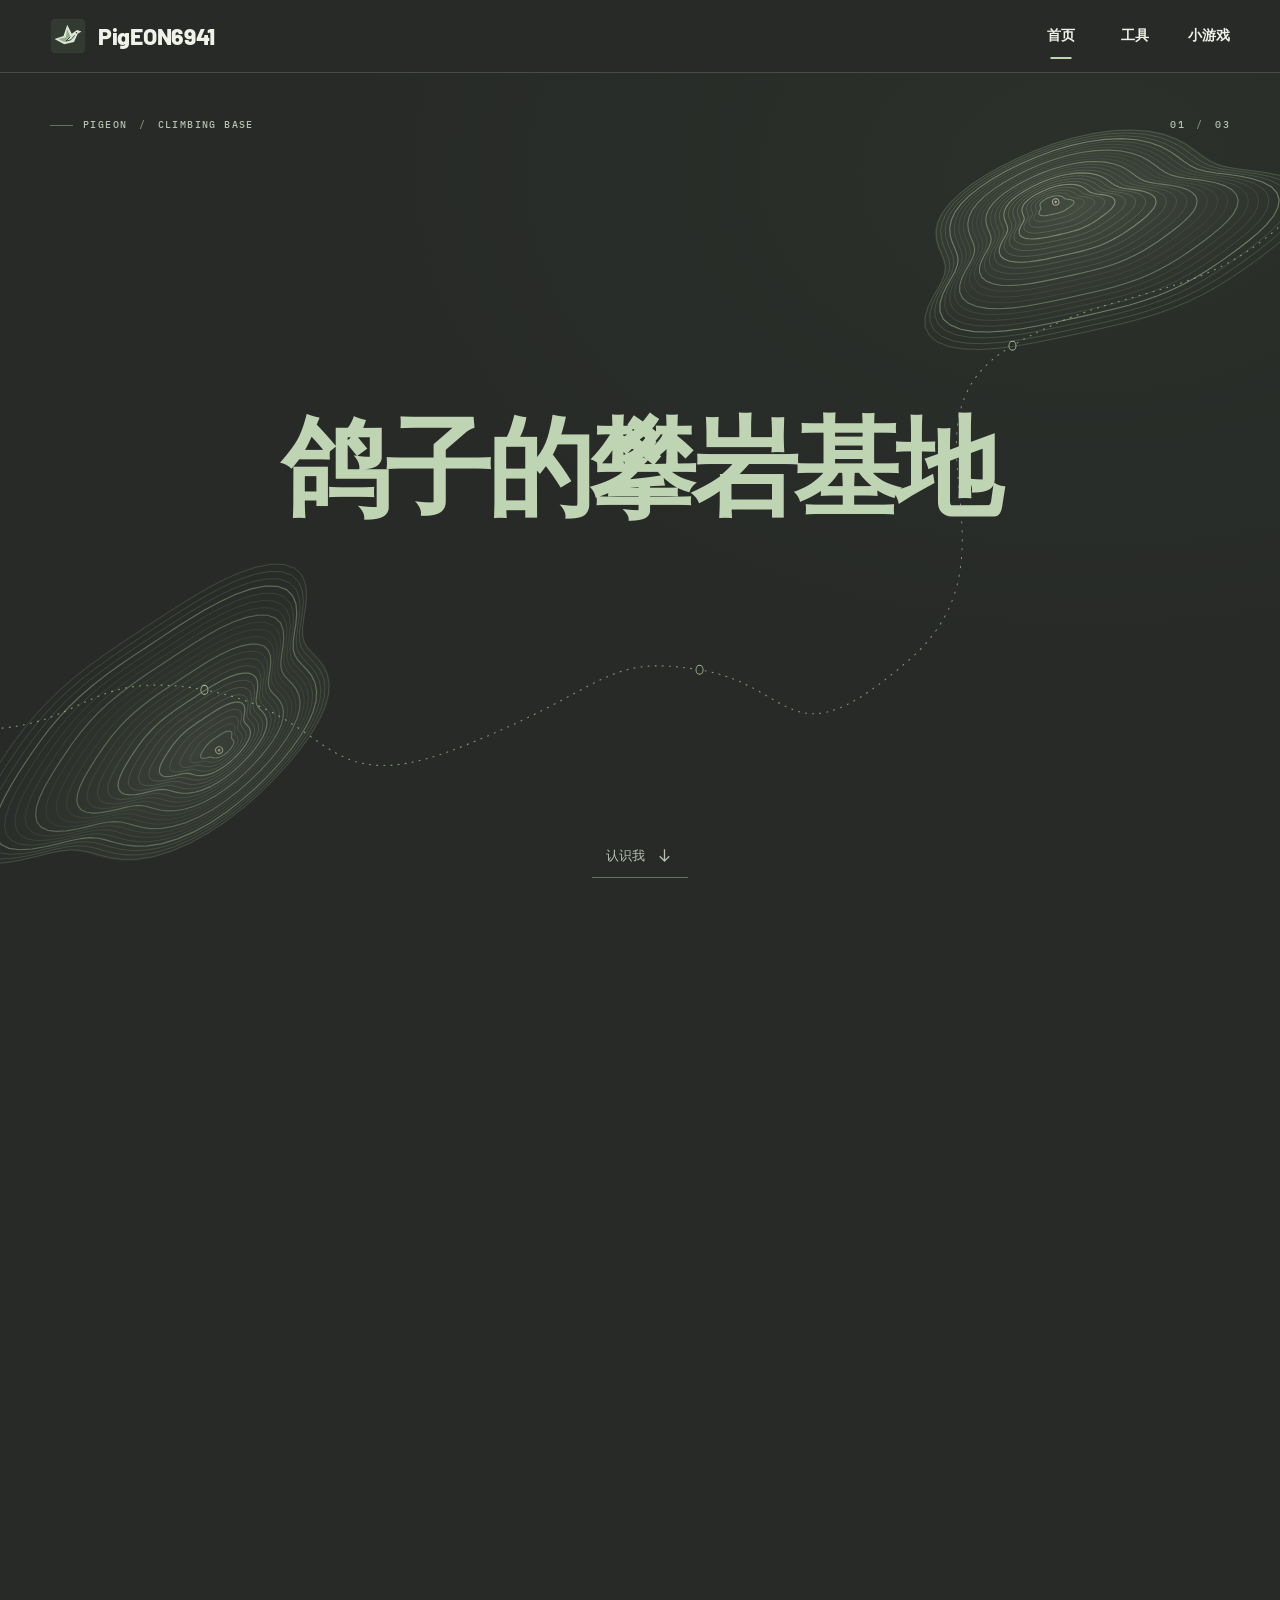
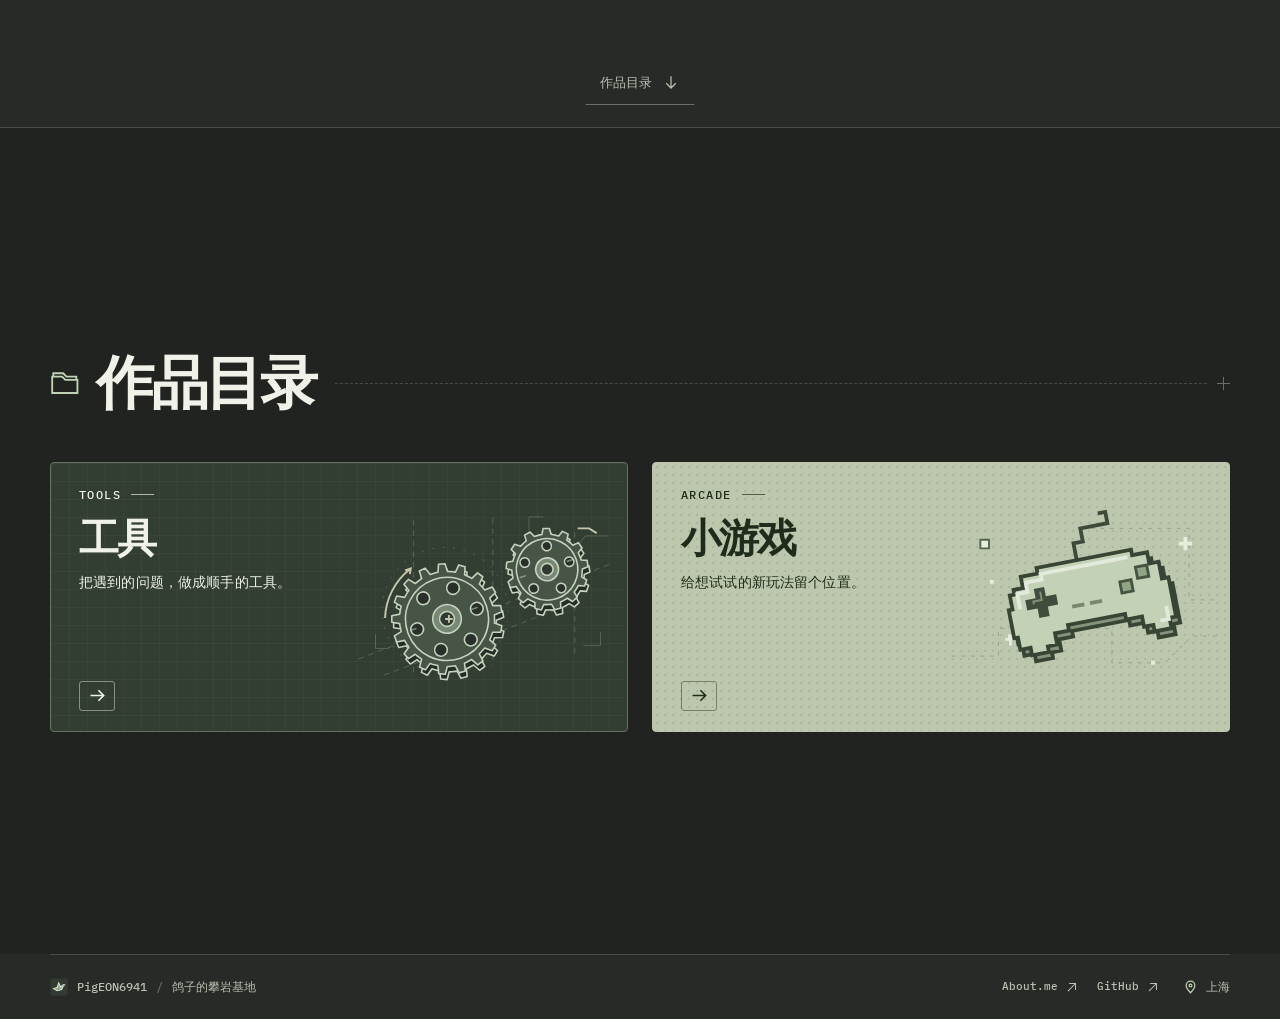
<file: index.html>
<!doctype html>
<html lang="zh-CN">
<head>
  <meta charset="utf-8">
  <meta name="viewport" content="width=device-width, initial-scale=1">
  <meta name="theme-color" content="#272a27">
  <meta name="description" content="一个普通高中生的网站。持续更新攀岩相关工具和游戏中。">
  <title>鸽子的攀岩基地</title>
  <link rel="icon" type="image/svg+xml" href="assets/pigeon.svg">
  <link rel="stylesheet" href="style.css">
  <link rel="stylesheet" href="home.css">
  <script defer src="content.js"></script>
  <script defer src="art.js"></script>
  <script defer src="site.js"></script>
  <script defer src="pointer-effects.js"></script>
  <script defer src="pigeon.js"></script>
  <script defer src="home.js"></script>
</head>
<body data-page="home">
  <a class="skip" href="#content">跳到主要内容</a>
  <div id="site"></div>
  <noscript>请开启 JavaScript 查看工作台和作品目录。</noscript>
</body>
</html>
</file>
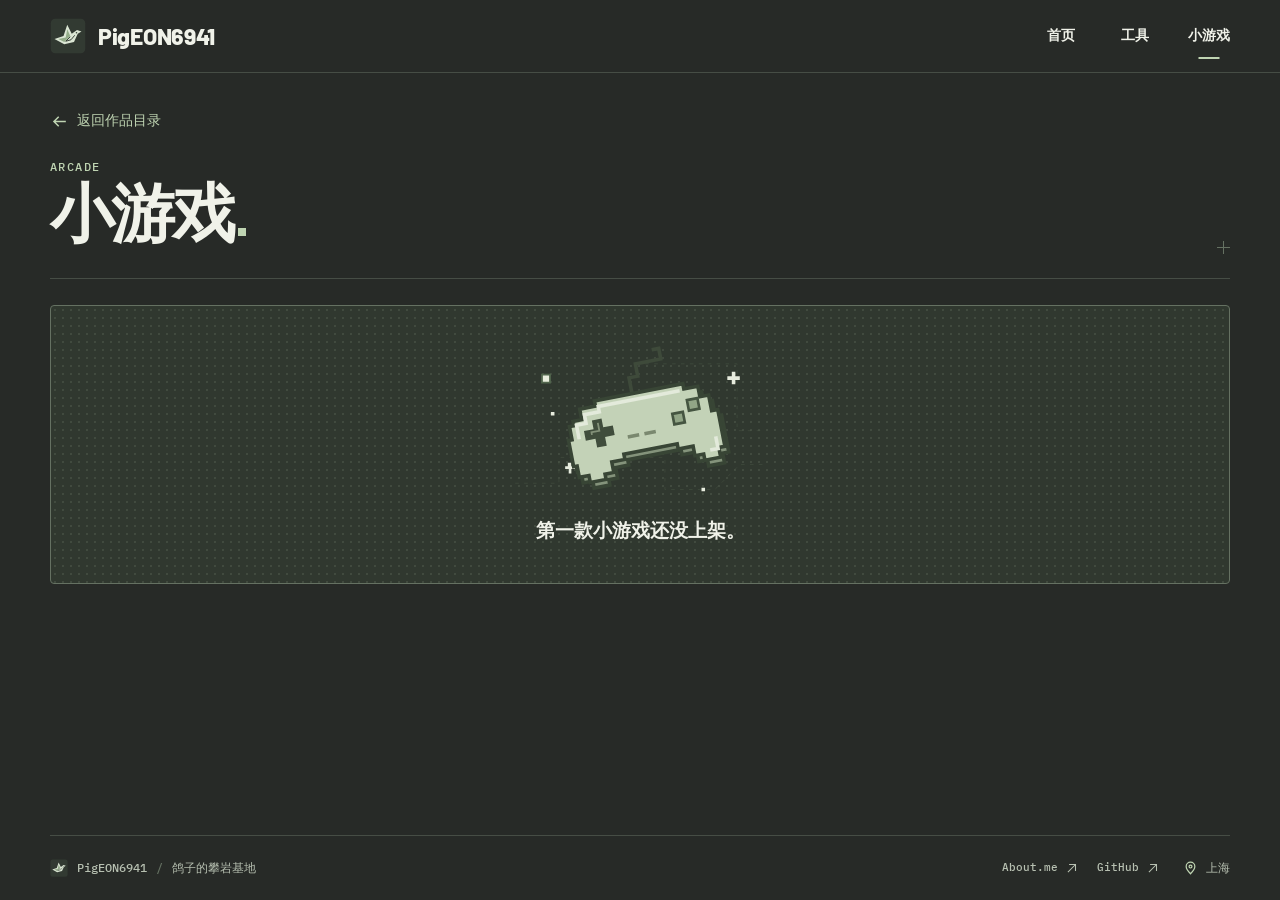
<file: games/index.html>
<!doctype html>
<html lang="zh-CN">
<head>
  <meta charset="utf-8">
  <meta name="viewport" content="width=device-width, initial-scale=1">
  <meta name="theme-color" content="#272a27">
  <meta name="description" content="一个普通高中生的网站。持续更新攀岩相关工具和游戏中。">
  <title>小游戏</title>
  <link rel="icon" type="image/svg+xml" href="../assets/pigeon.svg">
  <link rel="stylesheet" href="../style.css">
  <script defer src="../content.js"></script>
  <script defer src="../art.js"></script>
  <script defer src="../site.js"></script>
  <script defer src="../pointer-effects.js"></script>
</head>
<body data-page="games">
  <a class="skip" href="#content">跳到主要内容</a>
  <div id="site"></div>
  <noscript>请开启 JavaScript 查看工作台和作品目录。</noscript>
</body>
</html>
</file>
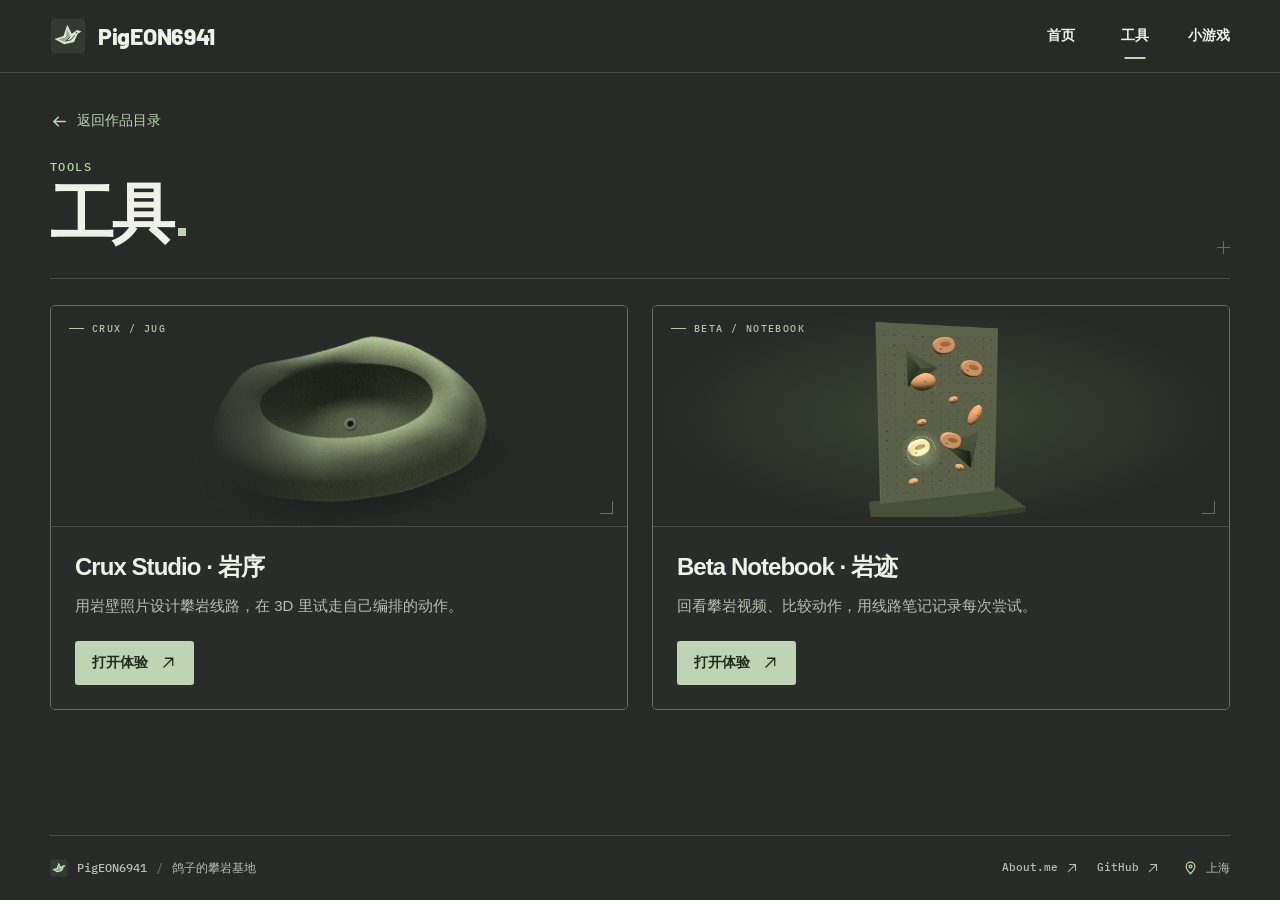
<file: tools/index.html>
<!doctype html>
<html lang="zh-CN">
<head>
  <meta charset="utf-8">
  <meta name="viewport" content="width=device-width, initial-scale=1">
  <meta name="theme-color" content="#272a27">
  <meta name="description" content="一个普通高中生的网站。持续更新攀岩相关工具和游戏中。">
  <title>工具</title>
  <link rel="icon" type="image/svg+xml" href="../assets/pigeon.svg">
  <link rel="stylesheet" href="../style.css">
  <script defer src="../content.js"></script>
  <script defer src="../art.js"></script>
  <script defer src="../site.js"></script>
  <script defer src="../pointer-effects.js"></script>
</head>
<body data-page="tools">
  <a class="skip" href="#content">跳到主要内容</a>
  <div id="site"></div>
  <noscript>请开启 JavaScript 查看工作台和作品目录。</noscript>
</body>
</html>
</file>
<file: style.css>
@font-face {
  font-family: Barlow;
  src: url("assets/barlow-extrabold.ttf") format("truetype");
  font-weight: 800;
  font-display: swap;
}
@font-face {
  font-family: "IBM Plex Mono";
  src: url("assets/plex-mono-medium.ttf") format("truetype");
  font-weight: 500;
  font-display: swap;
}
:root {
  color-scheme: dark;
  /* Shared with the rock wall and primary action in Crux Studio. */
  --paper: #272a27;
  --panel: #292d2a;
  --mat: #202320;
  --ink: #f0f2e9;
  --muted: #b7c0b1;
  --rule: #464d45;
  --edge: #657162;
  --accent: #bfd4b2;
  --on-accent: #202c1b;
  --cream: #d9d2bf;
  --forest: #333e33;
  --leaf: #bcc7ad;
  --mono: "IBM Plex Mono", Consolas, monospace;
  --sans: "Inter", "PingFang SC", "Microsoft YaHei", "Noto Sans CJK SC", sans-serif;
}
* { box-sizing: border-box; }
html { min-width: 280px; }
body {
  margin: 0;
  background-color: var(--paper);
  color: var(--ink);
  font-family: var(--sans);
  -webkit-font-smoothing: antialiased;
}
a { color: inherit; text-decoration: none; }
a:focus-visible { outline: 3px solid var(--accent); outline-offset: 4px; }
main:focus { outline: none; }
h1,h2,h3,p,figure { margin: 0; }
svg { display: block; }
#site { min-height: 100svh; display: flex; flex-direction: column; }
.wrap { width: min(1180px, calc(100% - 96px)); margin-inline: auto; }
.skip { position: fixed; top: -6rem; left: 10px; z-index: 10; padding: 12px; background: var(--accent); color: var(--on-accent); }
.skip:focus { top: 8px; }
header { background: var(--paper); border-bottom: 1px solid var(--rule); }
.head-row { height: 72px; display: flex; align-items: center; justify-content: space-between; gap: 12px; }
.brand { display: inline-flex; align-items: center; gap: 12px; min-height: 44px; }
.brand img { width: 36px; height: 36px; }
.brand span { font: 800 23px/1 Barlow, sans-serif; letter-spacing: -.3px; }
nav { align-self: stretch; display: flex; align-items: stretch; gap: 32px; }
nav a { display: grid; place-items: center; min-width: 42px; position: relative; font-size: 14px; font-weight: 650; }
nav a[aria-current]::after { content: ""; position: absolute; bottom: 13px; left: 50%; translate: -50% 0; width: 21px; height: 2px; background: var(--accent); }
nav a:hover { color: var(--accent); }
.register { position: relative; display: block; width: 13px; height: 13px; color: var(--edge); flex: none; }
.register::before,.register::after { content:""; position:absolute; inset: 6px 0 auto; border-top: 1px solid; }
.register::after { transform: rotate(90deg); }
.name-period { width: .125em; height: .125em; background: var(--accent); display: inline-block; margin-left: .045em; }
.section-head { display: flex; align-items: center; gap: 10px; margin-bottom: 17px; }
.section-head > svg { width: 24px; height: 22px; color: var(--accent); }
.section-head h2 { font-size: 23px; letter-spacing: -.04em; line-height: 1.2; }
.line-through { flex: 1; border-top: 1px dashed var(--rule); margin-left: 10px; }
.entrances { display: grid; grid-template-columns: 1fr 1fr; gap: 24px; }
.entrance { isolation: isolate; position: relative; overflow: hidden; display: flex; min-height: 199px; border: 1px solid var(--edge); border-radius: 4px; padding: 24px 28px; }
.tools { background-color: var(--forest); color: var(--ink); }
.games { background-color: var(--leaf); color: var(--on-accent); border-color: var(--leaf); }
.entrance::before,.empty::before { content:""; position: absolute; inset:0; z-index: -1; pointer-events:none; background-image: linear-gradient(#c3d0bc0b 1px, transparent 1px), linear-gradient(90deg,#c3d0bc0b 1px, transparent 1px); background-size: 18px 18px; }
.entrance.games::before,.empty.games::before { background-image: radial-gradient(#414c3924 .95px,transparent 1.15px); background-size: 8px 8px; }
.entrance-copy { position: relative; z-index: 1; }
.code-label, .list-code { font: 500 12px/1.25 var(--mono); letter-spacing: .12em; text-transform: uppercase; display: flex; align-items: center; gap: 10px; }
.code-label span { width: 23px; height: 1px; background: currentColor; opacity: .68; }
.entrance h3 { font-size: clamp(33px,3.1vw,46px); font-weight: 780; line-height: 1.24; letter-spacing: -.05em; margin: 5px 0 8px; }
.entrance-desc { font-size: 14px; letter-spacing: .01em; line-height: 1.6; }
.card-art { pointer-events: none; }
.entrance > .card-art { position: absolute; width: 48%; height: 100%; right: 1%; top: 0; }
.entry-arrow { position: absolute; bottom: 20px; left: 28px; width: 36px; height: 30px; border: 1px solid currentColor; border-radius: 3px; display: grid; place-items: center; }
.entry-arrow svg { width: 21px; height: 21px; }
.gear-small,.gear-large,.entry-arrow svg { transition: transform .55s cubic-bezier(.22,.82,.24,1); }
@keyframes bounce-edge { 0% {transform: translate(0,0)} 30% {transform:translate(80px,-30px)} 65% {transform:translate(240px,46px)} 84% {transform:translate(203px,123px)} 100% {transform:translate(172px,145px)} }
@media (hover:hover) and (pointer:fine) {
  .entrance:hover .gear-small { transform: translate(-28px,2px) rotate(-22deg); }
  .entrance:hover .gear-large { transform: translate(6px,0) rotate(12deg); }
  .entrance:hover .pixel-ball { animation: bounce-edge .92s linear forwards; }
  .entrance:hover .entry-arrow svg { transform: translateX(3px); }
}
.entrance:focus-visible .gear-small { transform: translate(-28px,2px) rotate(-22deg); }
.entrance:focus-visible .gear-large { transform: translate(6px,0) rotate(12deg); }
.entrance:focus-visible .pixel-ball { animation: bounce-edge .92s linear forwards; }
footer { margin-top: auto; display: flex; justify-content: space-between; gap: 12px; align-items:center; border-top: 1px solid var(--rule); min-height: 65px; font: 500 12px/1.5 var(--mono),var(--sans); color: var(--muted); }
.signature,.location { display:inline-flex; align-items:center; gap: 9px; }
.signature span { color: var(--edge); }
.location svg { width: 13px; height: 16px; color: var(--accent); }
.profile-links { display:flex; flex-wrap:wrap; gap:10px; }
.profile-links a { display:inline-flex; align-items:center; justify-content:center; gap:12px; min-height:44px; padding:0 14px; border:1px solid var(--edge); border-radius:3px; color:var(--accent); font:500 12px/1.4 var(--mono); }
.profile-links a svg { width:14px; height:14px; flex:none; }
.profile-links a:hover { color:var(--ink); background:var(--forest); border-color:var(--accent); }
.bio-lines .profile-links { margin-top:14px; }
.footer-meta { display:flex; align-items:center; gap:24px; }
.footer-meta .profile-links { gap:18px; }
.footer-meta .profile-links a { border:0; padding:0; font-size:11px; color:var(--muted); gap:7px; }
.footer-meta .profile-links a:hover { color:var(--accent); background:transparent; text-decoration:underline; text-underline-offset:4px; }
.listing { padding-block: 26px 48px; }
.back { display:inline-flex; gap: 8px; align-items:center; font-size: 14px; min-height: 44px; color: var(--accent); }
.back:hover { text-decoration: underline; }
.back svg { width: 19px; transform:rotate(180deg); }
.list-heading { display:flex; align-items:flex-end; justify-content:space-between; border-bottom: 1px solid var(--rule); padding: 16px 0 24px; margin-bottom: 26px; }
.list-code { color:var(--accent); }
.games-list .list-code { color:var(--accent); }
.list-heading h1 { font-size:clamp(40px,5vw,64px); letter-spacing:-.05em; line-height:1.25; }
.list-heading .name-period { margin-left: 6px; }
.projects { display:grid;grid-template-columns:repeat(2,minmax(0,1fr)); gap:24px; }
.project { display:flex; flex-direction:column; border:1px solid var(--rule); border-radius:5px; background:var(--panel); overflow:hidden; }
.project-figure { display:grid;place-items:center; background-color:var(--mat); border-bottom:1px solid var(--rule); }
.muted-figure { background-color:#282d29; }
.project-figure svg { height:166px; width:100%; max-width:430px; }
.project-figure:has(.gear-art) { background-color:var(--muted); }
.project-figure:has(.pad-art) { background-color:var(--leaf); }
.project-info { display:flex; align-items:flex-start; flex-direction:column; flex:1; padding:24px; }
.project h2 { font-size:24px; letter-spacing:-.04em; }
.project p { color:var(--muted); font-size:15px; line-height:1.75; margin:10px 0 21px; }
.launch,.project-status { margin-top:auto; min-height:44px; display:inline-flex; gap:12px; align-items:center; font-size:14px; }
.launch { color:var(--on-accent);background:var(--accent);padding:0 17px;border-radius:3px;font-weight:700; }
.launch:hover { background:#d0e6bd; }
.launch svg { width:17px; }
.project-status { color:var(--muted); gap:7px; }
.project-status i { width:8px;height:8px;border:1.5px solid var(--accent);transform:rotate(45deg); }
.empty { position:relative; isolation:isolate; border:1px solid var(--edge); border-radius:4px; padding:32px 20px 39px; display:grid; place-items:center; overflow:hidden; }
.empty svg { width:min(300px,75%); height:180px; }
.empty p { font-size:19px; font-weight:650; }
@media(min-width:1450px) {
  .entrance { min-height:215px; }
}
@media(max-width:1100px) {
  .wrap { width:calc(100% - 64px); }
  .entrance { padding-left:22px; }
  .entry-arrow { left:22px; }
  .entrance > .card-art { width:46%; right:0; }
  .entrance-desc { max-width:15em; font-size:13px; }
}
@media(min-width:801px) and (max-height:780px) {
  .entrance { min-height:185px; }
}
@media(max-width:800px) {
  .wrap { width:calc(100% - 40px); }
  .entrances { gap:14px; }
  .entrance { padding:19px; min-height:175px; }
  .entrance-desc { max-width:11em; }
  .entry-arrow { left:19px; bottom:15px; }
  .entrance > .card-art { width:47%; top:10%; height:90%; }
}
@media(max-width:620px) {
  .wrap { width:calc(100% - 36px); }
  .head-row { height:56px; }
  .brand { gap:7px; }
  .brand img { width:29px; height:29px; }
  .brand span { font-size:21px; }
  nav { gap:13px; }
  nav a { font-size:12px; min-width:33px; }
  nav a[aria-current]::after { bottom:6px; width:15px; height:2px; }
  .section-head { gap:7px; margin-bottom:11px; }
  .section-head h2 { font-size:19px; }
  .section-head > svg { width:20px; height:19px; }
  .entrances { grid-template-columns:1fr; gap:12px; }
  .entrance { padding:14px 18px; min-height:117px; border-radius:4px; }
  .code-label { font-size:10px; gap:7px; }
  .code-label span { width:14px; }
  .entrance h3 { font-size:29px; line-height:1.2; margin:2px 0 5px; }
  .entrance-desc { max-width:unset; font-size:12px; }
  .entrance > .card-art { width:41%; right:3%; height:98%; top:1%; }
  .entry-arrow { left:auto; right:9px; bottom:9px; width:23px; height:21px; }
  .entry-arrow svg { width:16px; height:16px; }
  footer { min-height:47px; font-size:10px; flex-direction:column; align-items:stretch; gap:0; padding-block:12px 4px; }
  .footer-meta { justify-content:space-between; gap:12px; }
  .footer-meta .location { margin-left:auto; }
  .signature,.location { gap:5px; }
  .signature img { width:15px; height:15px; }
  .listing { padding:12px 0 28px; }
  .list-heading { padding:9px 0 16px; margin-bottom:16px; }
  .projects { grid-template-columns:1fr; gap:16px; }
  .project-info { padding:18px; }
  .project-figure svg { height:122px; }
  .project h2 { font-size:21px; }
  .project p { margin:7px 0 12px; }
}
@media(max-width:360px) {
  nav { gap:4px; }
  .entrance { min-height:102px; padding:11px 12px; }
  .entrance-desc { max-width:14em; font-size:11px; }
}
.cursor-trail,.cursor-halo { display:none; pointer-events:none; position:fixed; top:0; left:0; }
@media (any-hover:hover) and (any-pointer:fine) and (prefers-reduced-motion:no-preference) {
  .cursor-trail { display:block; z-index:21; width:100%; height:100%; }
  .cursor-halo { display:block; z-index:20; width:0; height:0; opacity:0; transition:opacity .16s; }
  .cursor-halo.visible { opacity:1; }
  .cursor-halo::before,.cursor-halo::after { content:""; position:absolute; left:0; top:0; translate:-50% -50%; border-radius:50%; }
  .cursor-halo::before { width:120px; height:120px; background:radial-gradient(circle,#b5cda320,transparent 69%); }
  .cursor-halo::after { width:14px; height:14px; border:1px solid #bccbb385; transition:width .16s,height .16s; }
  .cursor-halo.on-link::after { width:27px; height:27px; border-style:dashed; }
  .cursor-halo.on-dark::after { border-color:#d0dfc5b3; }
  .project { position:relative; }
  :is(.entrance,.project).pointer-lit::after {
    content:""; position:absolute; inset:0; border-radius:inherit; pointer-events:none;
    background:radial-gradient(180px circle at var(--pointer-x) var(--pointer-y),#cadcc31a,transparent 85%);
  }
}
@media (prefers-reduced-motion: reduce) {
  *,*::before,*::after { animation:none !important; transition:none !important; }
  .gear-small,.gear-large,.entry-arrow svg { transform:none !important; }
}
/* Catalog plates use the same charcoal surface, hairline and sage action as the studio. */
.plate-tag { position:absolute; left:18px; top:16px; z-index:1; display:inline-flex; align-items:center; gap:8px; color:var(--muted); font:500 10px/1.3 var(--mono); letter-spacing:.14em; }
.plate-tag::before { content:""; width:15px; height:1px; background:currentColor; }
.project-figure { position:relative; isolation:isolate; height:clamp(154px,17.3vw,235px); overflow:hidden; }
.specimen-plate { background:#272a27; }
.specimen-plate img { position:absolute; top:-9%; left:0; width:100%; height:118%; object-fit:contain; }
.notebook-plate { background:radial-gradient(ellipse at 50% 50%,#3a4432 0%,#272a27 70%); }
.notebook-plate img { position:absolute; inset:0; width:100%; height:100%; object-fit:contain; padding:9px; }
.muted-figure svg { max-width:370px; width:76%; height:80%; color:#a3b09d; }
.project-figure::after { content:""; pointer-events:none; position:absolute; right:14px;bottom:12px;width:12px;height:12px;border-right:1px solid #657162;border-bottom:1px solid #657162; }
.project:has(.launch) { border-color:var(--edge); }
.project-info { background:var(--panel); }
.entry-arrow { border-color:color-mix(in srgb,currentColor 45%,transparent); }
.empty.games { background:#30382f; color:var(--ink); }
.empty.games::before { background-image:radial-gradient(#acbca022 .9px,transparent 1px); }
@media(max-width:620px) {
  .projects { grid-template-columns:1fr; }
  .project-figure { height:clamp(136px,39vw,183px); }
  .plate-tag { top:12px;left:12px;font-size:9px; }
}
</file>
<file: home.css>
@media(prefers-reduced-motion:no-preference) {
  html:has(body[data-page="home"]) { scroll-behavior:smooth; }
}
body[data-page="home"] {
  --nav-height: 73px;
  --screen: calc(100svh - var(--nav-height));
  background-color: var(--paper);
  background-image: none;
}
body[data-page="home"] header {
  position: sticky; top: 0; z-index: 5;
  background: var(--paper);
}
.story { position: relative; isolation: isolate; }
.screen { position: relative; min-height: var(--screen); scroll-margin-top: var(--nav-height); }
.screen:focus { outline: none; }
.cover { display: grid; place-items: center; overflow: clip; }
.headline {
  font: 700 clamp(76px,8.35vw,145px)/1.16 var(--sans);
  letter-spacing: -.045em; color: var(--ink);
  width: max-content; max-width: 100%;
  white-space: nowrap;
}
.headline span { display: block; }
.headline span:last-child { color: var(--accent); }
.cover-target { position: relative; z-index: 1; margin: 0 0 4vh; }
/* A route traced between two engraved holds; the title sits in clear space. */
.cover-map { position:absolute; inset:0; overflow:hidden; pointer-events:none;
  background: url("assets/base-traverse.svg") center / 100% 100% no-repeat,
    radial-gradient(ellipse at 85% 12%,#30362e88,transparent 48%); }
.cover-map i { position:absolute; width:clamp(305px,42vw,720px); aspect-ratio:510/300;
  background:url("assets/hold-contours.svg") center/contain no-repeat; }
.cover-map i:first-child { right:-7%; top:1%; transform:rotate(4deg); opacity:.82; }
.cover-map i:last-child { left:-10%; bottom:0; width:clamp(320px,45vw,760px); transform:rotate(163deg); opacity:.66; }
.map-edition { pointer-events:none; position:absolute; top:clamp(23px,5vh,54px); left:50%; translate:-50% 0;
  display:flex; justify-content:space-between; align-items:center; color:var(--muted); font:500 10px/1.3 var(--mono);letter-spacing:.14em; }
.map-edition span:first-child::before { content:""; display:inline-block; width:23px; height:1px; background:var(--edge); vertical-align:middle; margin-right:10px; }
.map-edition b { color:#81917c; padding:0 .4em; font-weight:inherit; }
.title-layer {
  position: sticky; top: var(--nav-height); height: 0; width:100%; pointer-events: none; z-index: 2;
}
.moving-title { position:absolute; top:0;left:0; visibility:hidden; transform-origin: 0 0; }
.story.is-ready .moving-title { visibility:visible; }
.story.is-ready .cover-target,.story.is-ready .about-target { opacity:0; }
.about { display:grid; grid-template-columns:1fr 1.05fr; align-items:center; gap:clamp(32px,5vw,80px); padding-block:72px 98px; }
.about-target { font-size:clamp(44px,4.8vw,78px); margin:0 0 clamp(22px,3.7vh,40px); }
.bio-lines { display:grid; gap:6px; color:var(--muted); font-size:clamp(14px,1.1vw,18px); line-height:1.6; }
.next-screen { border-bottom:1px solid var(--edge); position:absolute; bottom:22px; left:50%; transform:translateX(-50%); color:var(--muted); display:inline-flex; align-items:center; justify-content:center; gap:10px; min-height:44px; padding-inline:14px; font-size:13px; }
.next-screen svg { width:19px; height:19px; }
.next-screen:hover { color:var(--accent); }
.bird-figure { display:grid; align-content:center; justify-items:center; min-width:0; }
.bird-stage {
  position:relative; width:100%; height:clamp(270px,37vw,500px);
  background:radial-gradient(ellipse at 50% 52%,#77816c31 0%,#56604c24 44%,transparent 70%);
}
.bird-stage::before { content:""; position:absolute; top:var(--perch,82%); left:52%; transform:translate(-50%,-50%); width:var(--shadow-width,53%); aspect-ratio:9; border-radius:50%; background:radial-gradient(ellipse,#080c09b3,transparent 70%); }
#pigeon-model { display:block; position:relative; width:100%; height:100%; touch-action:pan-y pinch-zoom; cursor:grab; }
#pigeon-model:focus-visible { outline:3px solid var(--accent); outline-offset:2px; }
#pigeon-model:active { cursor:grabbing; }
.bird-fallback { display:none; width:45%; position:absolute;top:25%;left:28%; }
.bird-stage.failed .bird-fallback { display:block; }
.bird-stage.failed canvas { visibility:hidden; }
.catalog { display:flex; align-items:center; background:var(--mat); border-top:1px solid var(--rule); }
.catalog-inner { padding-block:clamp(45px,9vh,100px); }
.catalog .section-head { margin-bottom:clamp(25px,5vh,48px); }
.catalog .section-head > svg { align-self:center; width:clamp(23px,2.4vw,34px); height:auto; margin-right:5px; }
.catalog h2 { font:700 clamp(38px,4.5vw,70px)/1.15 var(--sans); letter-spacing:-.055em; }
.catalog .entrance { min-height:clamp(215px,30vh,300px); }
.catalog .entrance h3 { margin-top:12px; }
@media(max-width:760px) {
  .headline { font-size:clamp(32px,10.4vw,80px); }
  .cover-map i:first-child { top:11%; right:-24%; }
  .cover-map i:last-child { left:-28%; bottom:10%; }
  .map-edition { font-size:9px; }
  .about { gap:18px; grid-template-columns:1.1fr 1fr; }
  .about-target { font-size:clamp(30px,4.9vw,43px); }
}
@media(max-width:620px) {
  body[data-page="home"] { --nav-height:57px; }
  .about { grid-template-columns:1fr; align-content:center; gap:8px; padding:30px 0 67px; }
  .about-target { font-size:clamp(31px,7.8vw,44px); margin-bottom:13px; }
  .bird-stage { height:clamp(126px,25svh,220px); width:min(100%,340px); }
  .next-screen { bottom:9px; }
  .catalog .entrance { min-height:clamp(132px,21svh,190px); padding:18px; }
  .catalog .entrance h3 { margin-top:7px; }
  .catalog .entrance > .card-art { right:4%; }
}
@media(max-width:620px) and (max-height:680px) {
  .about { gap:2px; padding:16px 0 51px; }
  .about-target { font-size:30px; margin-bottom:7px; }
  .bird-stage { height:clamp(115px,24svh,144px); }
  .next-screen { bottom:2px; }
}
@media(prefers-reduced-motion:reduce) {
  .story.is-ready .moving-title { visibility:hidden; }
  .story.is-ready .cover-target,.story.is-ready .about-target { opacity:1; }
}
</file>
